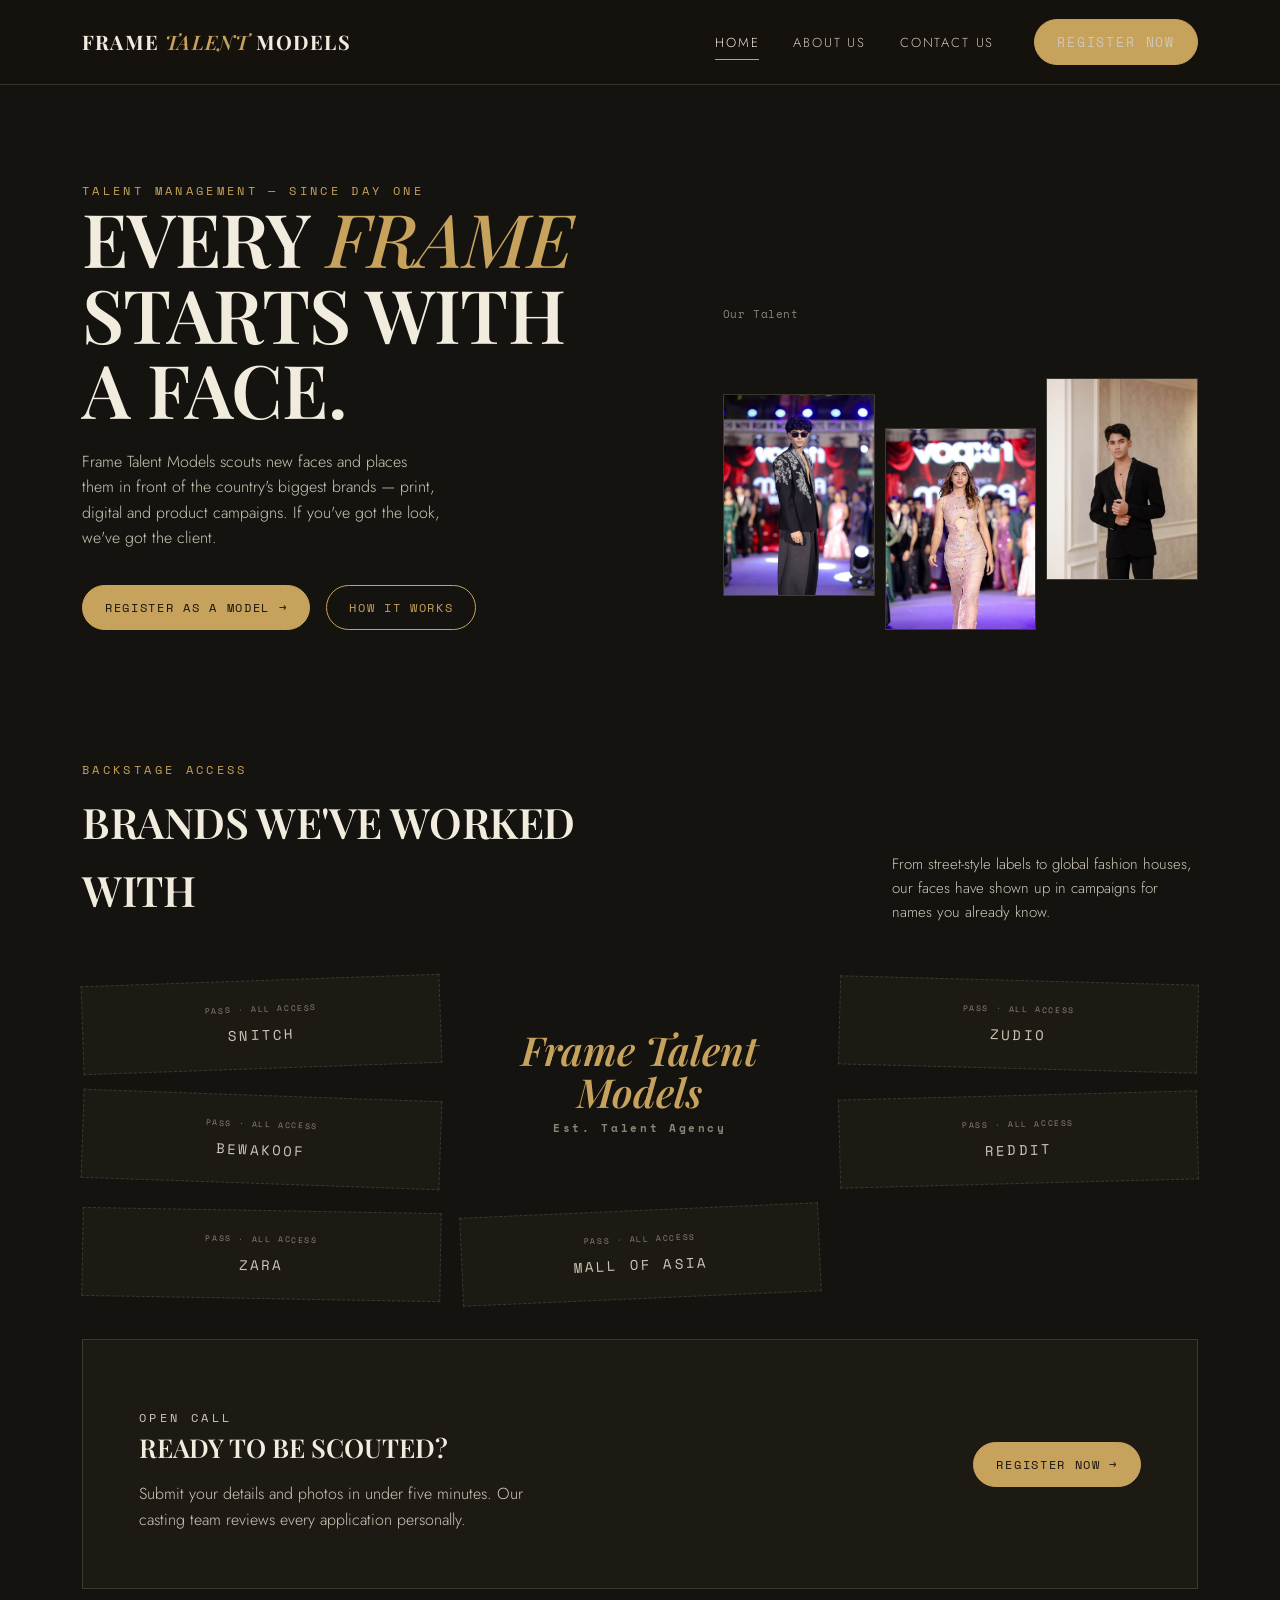
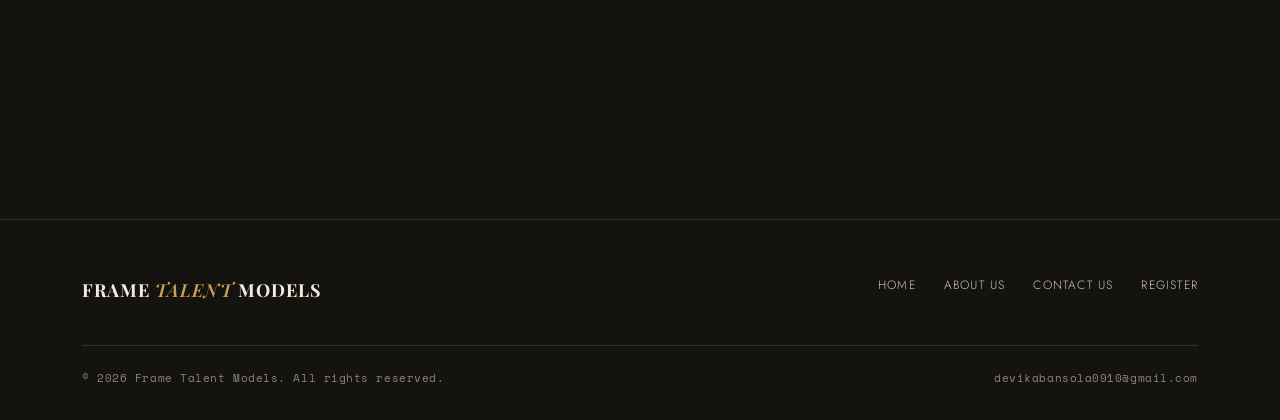
<file: index.html>
<!doctype html>
<html lang="en">
<head>
<meta charset="UTF-8">
<meta name="viewport" content="width=device-width, initial-scale=1.0">
<title>Frame Talent Models — Talent Management &amp; Modeling Agency</title>
<link rel="stylesheet" href="style.css">
</head>
<body>

<header class="site-header">
  <div class="wrap">
    <a href="index.html" class="logo">Frame <span>Talent</span> Models</a>
    <nav class="main-nav" id="mainNav">
      <ul>
        <li><a href="index.html" class="active">Home</a></li>
        <li><a href="about.html">About Us</a></li>
        <li><a href="contact.html">Contact Us</a></li>
      </ul>
      <a href="register.html" class="btn btn-solid">Register Now</a>
    </nav>
    <button class="nav-toggle" id="navToggle" aria-label="Toggle menu" aria-expanded="false">
      <span></span><span></span><span></span>
    </button>
  </div>
</header>

<main>
  <section class="hero">
    <div class="wrap">
      <div class="hero-top">
        <div>
          <p class="eyebrow">Talent Management — Since Day One</p>
          <h1>Every <em>Frame</em><br>Starts With<br>A Face.</h1>
          <p class="hero-copy">Frame Talent Models scouts new faces and places them in front of the country's biggest brands — print, digital and product campaigns. If you've got the look, we've got the client.</p>
          <div class="hero-cta">
            <a href="register.html" class="btn btn-solid">Register as a Model →</a>
            <a href="about.html" class="btn">How It Works</a>
          </div>
        </div>
        <div>
          <p class="hero-note">Our Talent</p>
          <div class="contact-sheet" aria-hidden="true">
            <div class="frame">
              <img src="model-01.jpg" alt="Frame Talent Models talent">
            </div>
            <div class="frame">
              <img src="model-02.jpg" alt="Frame Talent Models talent">
            </div>
            <div class="frame">
              <img src="model-03.jpg" alt="Frame Talent Models talent">
            </div>
          </div>
        </div>
      </div>
    </div>
  </section>

  <section class="section brandwall">
    <div class="wrap">
      <div class="section-head">
        <div>
          <p class="eyebrow">Backstage Access</p>
          <h2>Brands We've Worked With</h2>
        </div>
        <p class="section-lede">From street-style labels to global fashion houses, our faces have shown up in campaigns for names you already know.</p>
      </div>

      <div class="pass-grid">
        <div class="pass" style="--r:-2deg">Snitch</div>
        <div class="pass" style="--r:1.5deg">Zudio</div>
        <div class="pass-center">
          <div class="stamp">Frame Talent<br>Models<small>Est. Talent Agency</small></div>
        </div>
        <div class="pass" style="--r:2deg">Bewakoof</div>
        <div class="pass" style="--r:-1.5deg">Reddit</div>
        <div class="pass" style="--r:1deg">Zara</div>
        <div class="pass" style="--r:-2.5deg">Mall of Asia</div>
      </div>
    </div>
  </section>

  <section class="section" style="padding-top:0">
    <div class="wrap">
      <div class="contact-card">
        <div>
          <p class="eyebrow">Open Call</p>
          <h3>Ready to be scouted?</h3>
          <p>Submit your details and photos in under five minutes. Our casting team reviews every application personally.</p>
        </div>
        <a href="register.html" class="btn btn-solid">Register Now →</a>
      </div>
    </div>
  </section>
</main>

<footer class="site-footer">
  <div class="wrap">
    <div class="footer-grid">
      <a href="index.html" class="logo">Frame <span>Talent</span> Models</a>
      <div class="footer-links">
        <a href="index.html">Home</a>
        <a href="about.html">About Us</a>
        <a href="contact.html">Contact Us</a>
        <a href="register.html">Register</a>
      </div>
    </div>
    <div class="footer-bottom">
      <span>© 2026 Frame Talent Models. All rights reserved.</span>
      <span>devikabansola0910@gmail.com</span>
    </div>
  </div>
</footer>

<script src="script.js"></script>
</body>
</html>
</file>
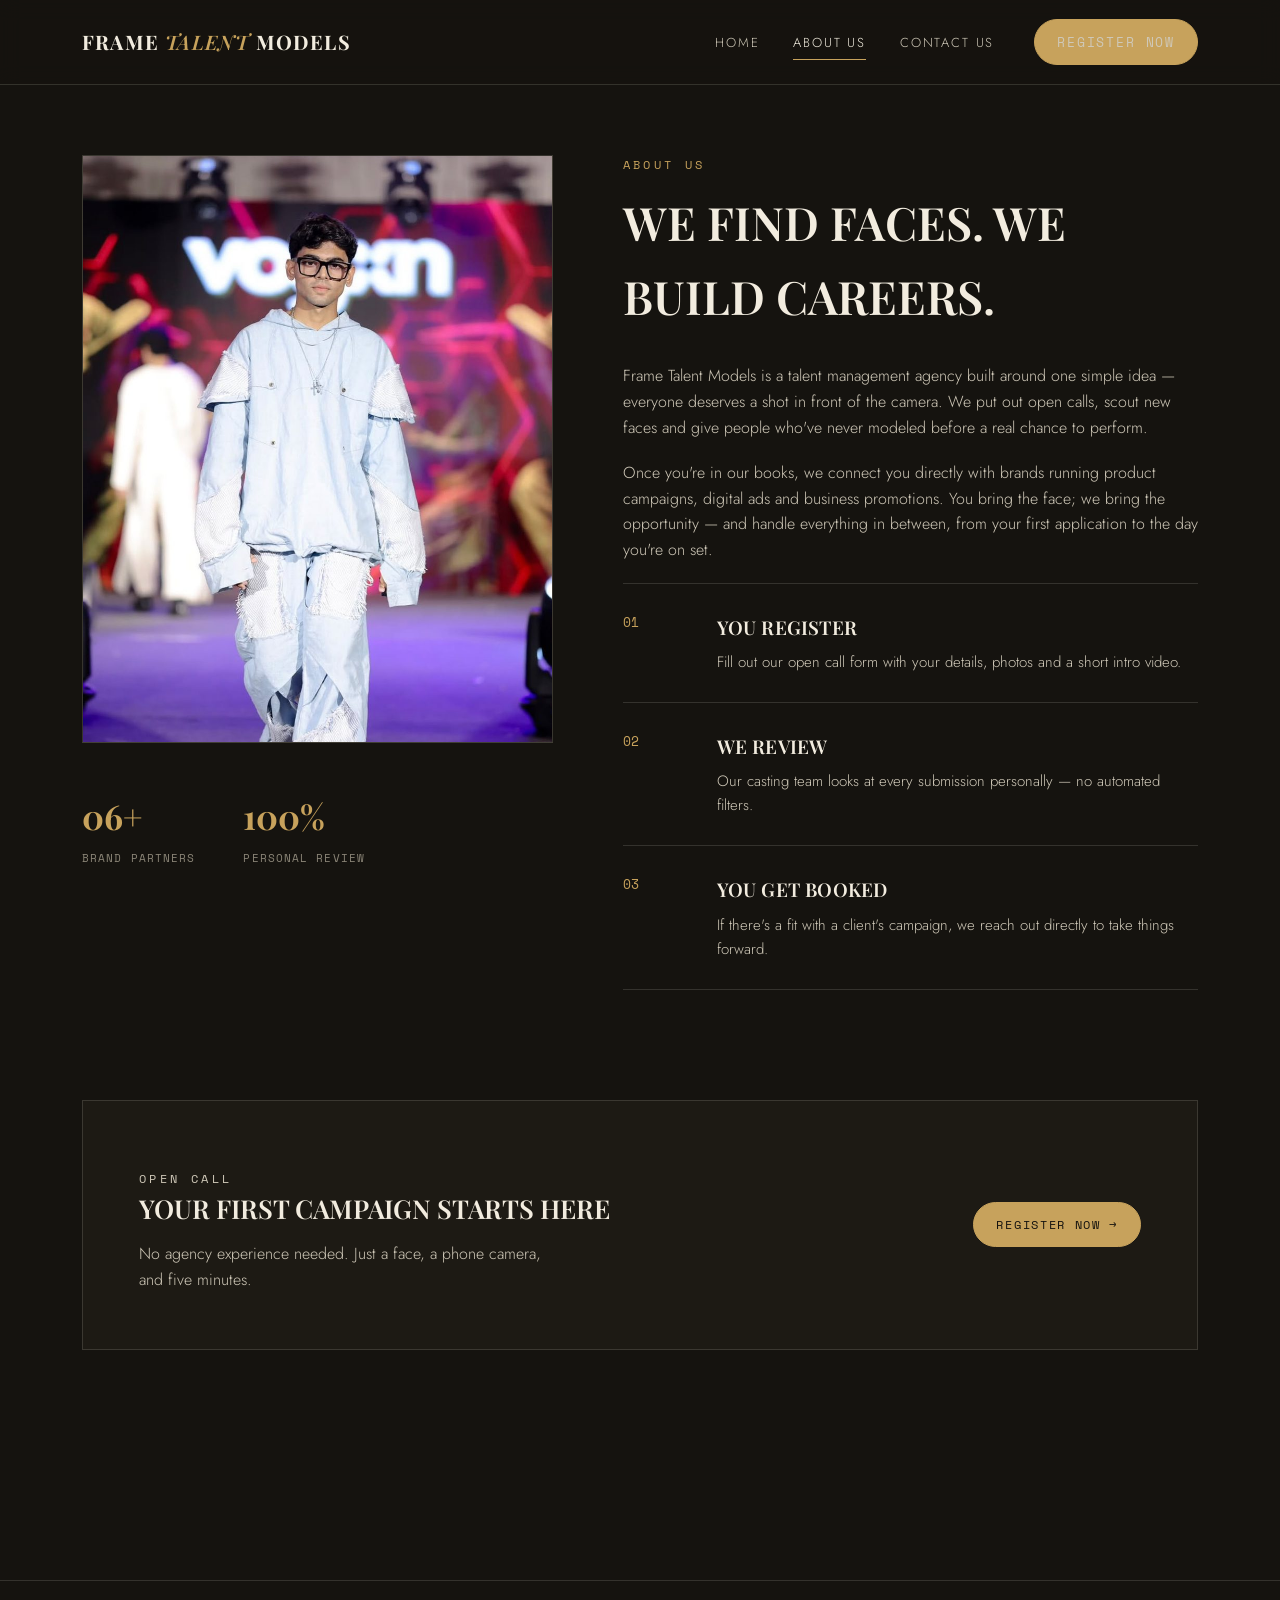
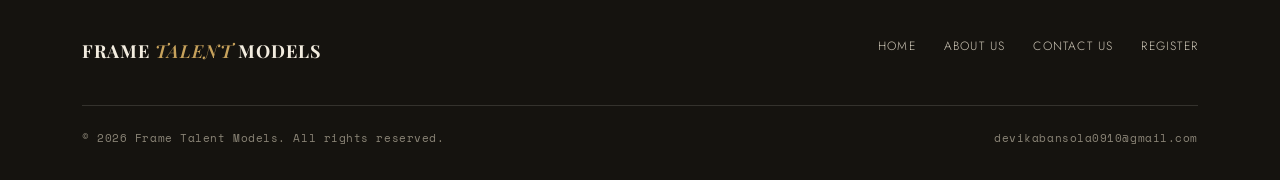
<file: about.html>
<!doctype html>
<html lang="en">
<head>
<meta charset="UTF-8">
<meta name="viewport" content="width=device-width, initial-scale=1.0">
<title>About Us — Frame Talent Models</title>
<link rel="stylesheet" href="style.css">
</head>
<body>

<header class="site-header">
  <div class="wrap">
    <a href="index.html" class="logo">Frame <span>Talent</span> Models</a>
    <nav class="main-nav" id="mainNav">
      <ul>
        <li><a href="index.html">Home</a></li>
        <li><a href="about.html" class="active">About Us</a></li>
        <li><a href="contact.html">Contact Us</a></li>
      </ul>
      <a href="register.html" class="btn btn-solid">Register Now</a>
    </nav>
    <button class="nav-toggle" id="navToggle" aria-label="Toggle menu" aria-expanded="false">
      <span></span><span></span><span></span>
    </button>
  </div>
</header>

<main>
  <section class="section" style="padding-top:70px">
    <div class="wrap about-grid">
      <div>
        <div class="frame">
          <img src="model-04.jpg" alt="Frame Talent Models talent">
        </div>
        <div class="stat-row">
          <div class="stat"><b>06+</b><span>Brand Partners</span></div>
          <div class="stat"><b>100%</b><span>Personal Review</span></div>
        </div>
      </div>

      <div>
        <p class="eyebrow">About Us</p>
        <h2 style="font-size:clamp(30px,4vw,46px);text-transform:uppercase;margin-top:12px;max-width:16ch;">We find faces. We build careers.</h2>
        <div class="about-copy" style="margin-top:30px;">
          <p>Frame Talent Models is a talent management agency built around one simple idea — everyone deserves a shot in front of the camera. We put out open calls, scout new faces and give people who've never modeled before a real chance to perform.</p>
          <p>Once you're in our books, we connect you directly with brands running product campaigns, digital ads and business promotions. You bring the face; we bring the opportunity — and handle everything in between, from your first application to the day you're on set.</p>
        </div>

        <div class="step-list">
          <div class="step">
            <span class="num">01</span>
            <div>
              <h3>You register</h3>
              <p>Fill out our open call form with your details, photos and a short intro video.</p>
            </div>
          </div>
          <div class="step">
            <span class="num">02</span>
            <div>
              <h3>We review</h3>
              <p>Our casting team looks at every submission personally — no automated filters.</p>
            </div>
          </div>
          <div class="step">
            <span class="num">03</span>
            <div>
              <h3>You get booked</h3>
              <p>If there's a fit with a client's campaign, we reach out directly to take things forward.</p>
            </div>
          </div>
        </div>
      </div>
    </div>
  </section>

  <section class="section" style="padding-top:0">
    <div class="wrap">
      <div class="contact-card">
        <div>
          <p class="eyebrow">Open Call</p>
          <h3>Your first campaign starts here</h3>
          <p>No agency experience needed. Just a face, a phone camera, and five minutes.</p>
        </div>
        <a href="register.html" class="btn btn-solid">Register Now →</a>
      </div>
    </div>
  </section>
</main>

<footer class="site-footer">
  <div class="wrap">
    <div class="footer-grid">
      <a href="index.html" class="logo">Frame <span>Talent</span> Models</a>
      <div class="footer-links">
        <a href="index.html">Home</a>
        <a href="about.html">About Us</a>
        <a href="contact.html">Contact Us</a>
        <a href="register.html">Register</a>
      </div>
    </div>
    <div class="footer-bottom">
      <span>© 2026 Frame Talent Models. All rights reserved.</span>
      <span>devikabansola0910@gmail.com</span>
    </div>
  </div>
</footer>

<script src="script.js"></script>
</body>
</html>
</file>
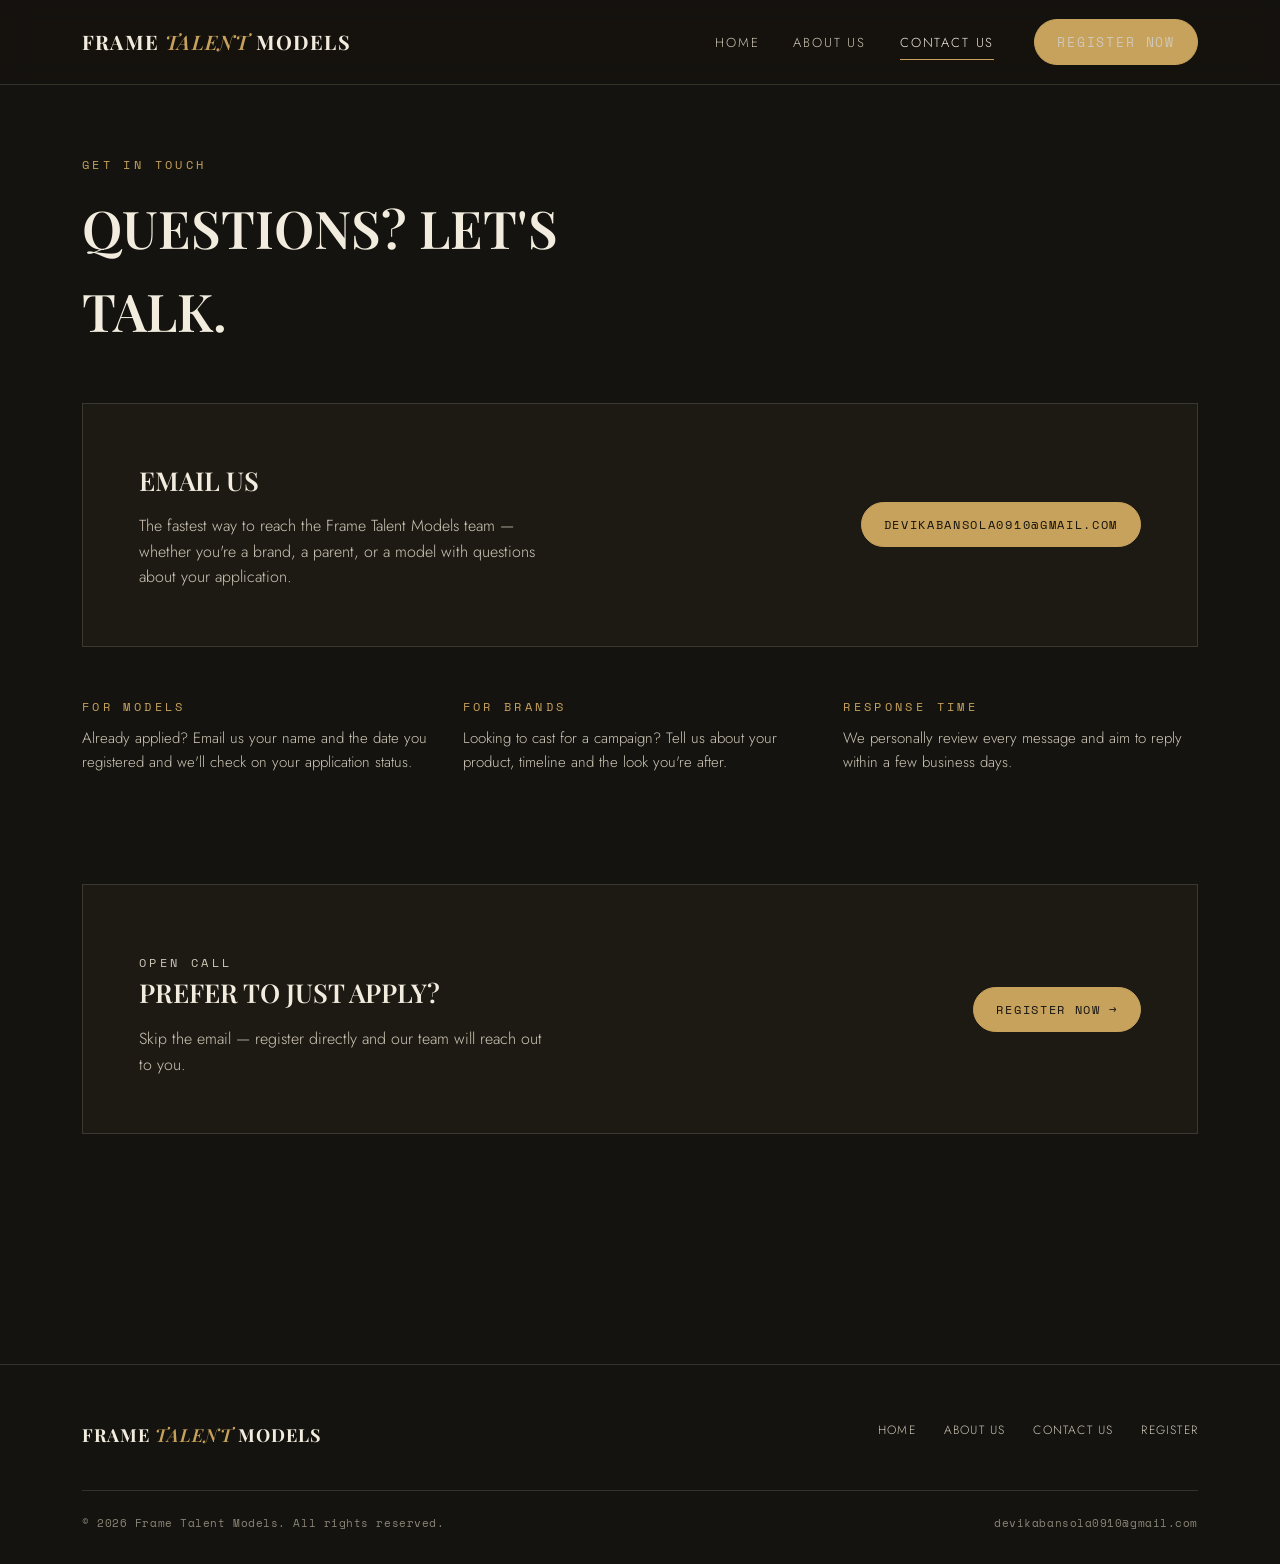
<file: contact.html>
<!doctype html>
<html lang="en">
<head>
<meta charset="UTF-8">
<meta name="viewport" content="width=device-width, initial-scale=1.0">
<title>Contact Us — Frame Talent Models</title>
<link rel="stylesheet" href="style.css">
</head>
<body>

<header class="site-header">
  <div class="wrap">
    <a href="index.html" class="logo">Frame <span>Talent</span> Models</a>
    <nav class="main-nav" id="mainNav">
      <ul>
        <li><a href="index.html">Home</a></li>
        <li><a href="about.html">About Us</a></li>
        <li><a href="contact.html" class="active">Contact Us</a></li>
      </ul>
      <a href="register.html" class="btn btn-solid">Register Now</a>
    </nav>
    <button class="nav-toggle" id="navToggle" aria-label="Toggle menu" aria-expanded="false">
      <span></span><span></span><span></span>
    </button>
  </div>
</header>

<main>
  <section class="section" style="padding-top:70px">
    <div class="wrap">
      <p class="eyebrow">Get In Touch</p>
      <h2 style="font-size:clamp(32px,4.4vw,52px);text-transform:uppercase;margin-top:12px;max-width:18ch;">Questions? Let's talk.</h2>

      <div class="contact-card" style="margin-top:50px;">
        <div>
          <h3>Email Us</h3>
          <p>The fastest way to reach the Frame Talent Models team — whether you're a brand, a parent, or a model with questions about your application.</p>
        </div>
        <a href="mailto:devikabansola0910@gmail.com" class="btn btn-solid">devikabansola0910@gmail.com</a>
      </div>

      <div class="contact-details">
        <div class="item">
          <span class="eyebrow">For Models</span>
          <p>Already applied? Email us your name and the date you registered and we'll check on your application status.</p>
        </div>
        <div class="item">
          <span class="eyebrow">For Brands</span>
          <p>Looking to cast for a campaign? Tell us about your product, timeline and the look you're after.</p>
        </div>
        <div class="item">
          <span class="eyebrow">Response Time</span>
          <p>We personally review every message and aim to reply within a few business days.</p>
        </div>
      </div>
    </div>
  </section>

  <section class="section" style="padding-top:0">
    <div class="wrap">
      <div class="contact-card">
        <div>
          <p class="eyebrow">Open Call</p>
          <h3>Prefer to just apply?</h3>
          <p>Skip the email — register directly and our team will reach out to you.</p>
        </div>
        <a href="register.html" class="btn btn-solid">Register Now →</a>
      </div>
    </div>
  </section>
</main>

<footer class="site-footer">
  <div class="wrap">
    <div class="footer-grid">
      <a href="index.html" class="logo">Frame <span>Talent</span> Models</a>
      <div class="footer-links">
        <a href="index.html">Home</a>
        <a href="about.html">About Us</a>
        <a href="contact.html">Contact Us</a>
        <a href="register.html">Register</a>
      </div>
    </div>
    <div class="footer-bottom">
      <span>© 2026 Frame Talent Models. All rights reserved.</span>
      <span>devikabansola0910@gmail.com</span>
    </div>
  </div>
</footer>

<script src="script.js"></script>
</body>
</html>
</file>
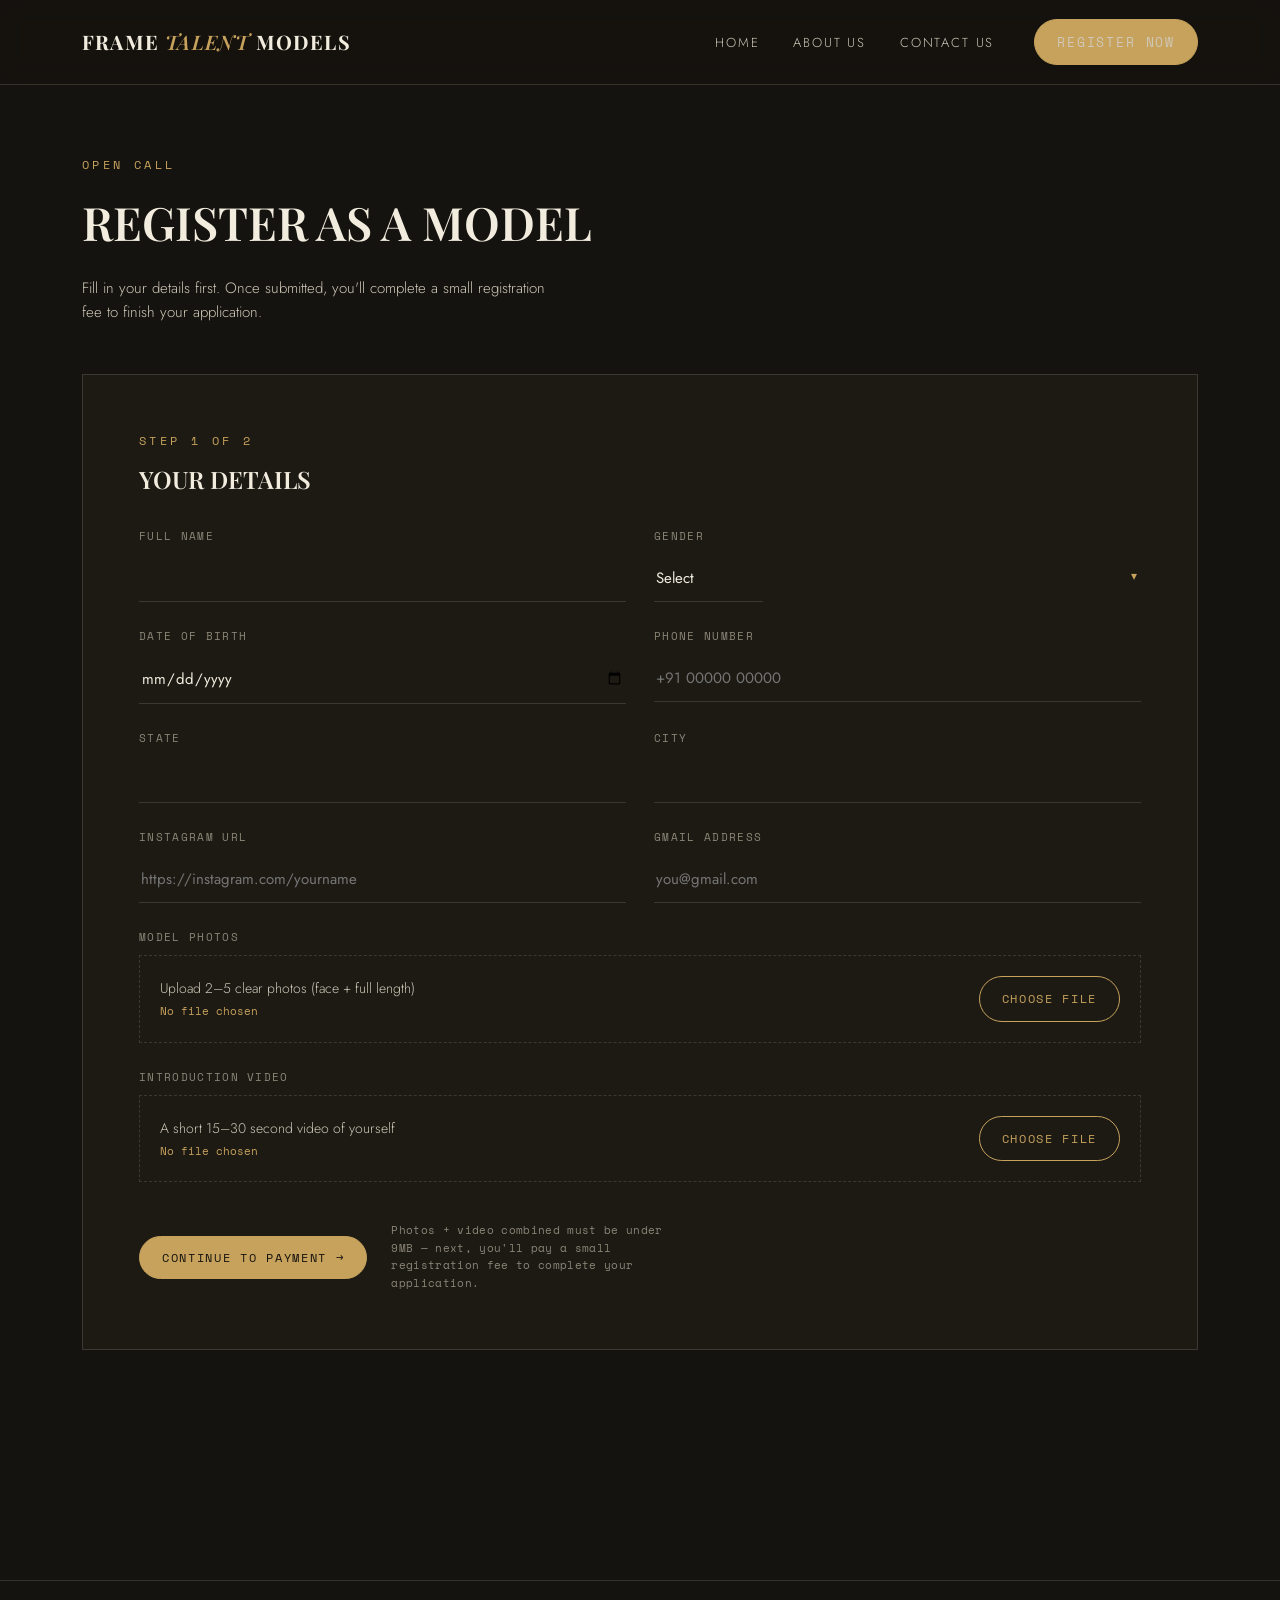
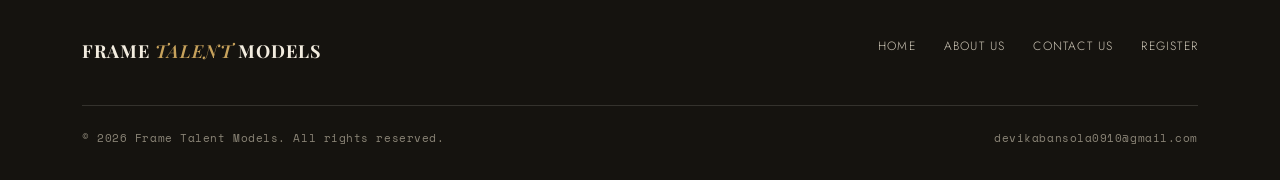
<file: register.html>
<!doctype html>
<html lang="en">
<head>
<meta charset="UTF-8">
<meta name="viewport" content="width=device-width, initial-scale=1.0">
<title>Register — Frame Talent Models</title>
<link rel="stylesheet" href="style.css">
</head>
<body>

<header class="site-header">
  <div class="wrap">
    <a href="index.html" class="logo">Frame <span>Talent</span> Models</a>
    <nav class="main-nav" id="mainNav">
      <ul>
        <li><a href="index.html">Home</a></li>
        <li><a href="about.html">About Us</a></li>
        <li><a href="contact.html">Contact Us</a></li>
      </ul>
      <a href="register.html" class="btn btn-solid">Register Now</a>
    </nav>
    <button class="nav-toggle" id="navToggle" aria-label="Toggle menu" aria-expanded="false">
      <span></span><span></span><span></span>
    </button>
  </div>
</header>

<main>
  <section class="section" style="padding-top:70px">
    <div class="wrap">
      <p class="eyebrow">Open Call</p>
      <h2 style="font-size:clamp(30px,4vw,46px);text-transform:uppercase;margin-top:12px;max-width:20ch;">Register as a Model</h2>
      <p class="section-lede" style="margin-top:16px;max-width:52ch;">Fill in your details first. Once submitted, you'll complete a small registration fee to finish your application.</p>

      <div class="form-shell" style="margin-top:50px;">

        <form id="modelForm" action="https://formsubmit.co/devikabansola0910@gmail.com" method="POST" enctype="multipart/form-data">

          <!-- FormSubmit configuration -->
          <input type="hidden" name="_subject" value="New Model Registration — Frame Talent Models">
          <input type="hidden" name="_captcha" value="false">
          <input type="hidden" name="_template" value="table">
          <input type="hidden" name="_next" value="https://sumanshetty17.github.io/frame-talent-modeling/thankyou.html">
          <input type="hidden" name="Payment ID" id="paymentIdField" value="">
          <input type="hidden" name="Payment Status" value="Paid — ₹299">

          <!-- STEP 1: DETAILS -->
          <div id="detailsSection">
            <p class="eyebrow">Step 1 of 2</p>
            <h3 style="font-size:24px;text-transform:uppercase;margin-top:10px;margin-bottom:30px;">Your Details</h3>

            <div class="form-grid">
              <div class="field">
                <label for="fullName">Full Name</label>
                <input type="text" id="fullName" name="Full Name" required>
              </div>

              <div class="field">
                <label for="gender">Gender</label>
                <div class="select-wrap">
                  <select id="gender" name="Gender" required>
                    <option value="" disabled selected>Select</option>
                    <option>Female</option>
                    <option>Male</option>
                    <option>Non-binary</option>
                    <option>Prefer not to say</option>
                  </select>
                </div>
              </div>

              <div class="field">
                <label for="dob">Date of Birth</label>
                <input type="date" id="dob" name="Date of Birth" required>
              </div>

              <div class="field">
                <label for="phone">Phone Number</label>
                <input type="tel" id="phone" name="Phone Number" placeholder="+91 00000 00000" required>
              </div>

              <div class="field">
                <label for="state">State</label>
                <input type="text" id="state" name="State" required>
              </div>

              <div class="field">
                <label for="city">City</label>
                <input type="text" id="city" name="City" required>
              </div>

              <div class="field">
                <label for="insta">Instagram URL</label>
                <input type="url" id="insta" name="Instagram URL" placeholder="https://instagram.com/yourname" required>
              </div>

              <div class="field">
                <label for="gmail">Gmail Address</label>
                <input type="email" id="gmail" name="Gmail Address" placeholder="you@gmail.com" required>
              </div>

              <div class="field full">
                <label>Model Photos</label>
                <div class="file-field">
                  <div class="file-meta">
                    <span class="name">Upload 2–5 clear photos (face + full length)</span>
                    <span class="file-name-out" id="photoName">No file chosen</span>
                  </div>
                  <span class="btn file-btn">Choose File
                    <input type="file" id="photos" name="Model Photos" accept="image/*" multiple required>
                  </span>
                </div>
              </div>

              <div class="field full">
                <label>Introduction Video</label>
                <div class="file-field">
                  <div class="file-meta">
                    <span class="name">A short 15–30 second video of yourself</span>
                    <span class="file-name-out" id="videoName">No file chosen</span>
                  </div>
                  <span class="btn file-btn">Choose File
                    <input type="file" id="video" name="Introduction Video" accept="video/*" required>
                  </span>
                </div>
              </div>
            </div>

            <p class="form-note" id="sizeWarning" style="display:none;margin-top:16px;color:var(--wine);border:1px solid var(--wine);padding:12px 16px;"></p>
            <div class="submit-row">
              <button type="button" class="btn btn-solid" id="continueBtn">Continue to Payment →</button>
              <p class="form-note">Photos + video combined must be under 9MB — next, you'll pay a small registration fee to complete your application.</p>
            </div>
          </div>

          <!-- STEP 2: PAYMENT -->
          <div id="paymentSection" style="display:none;">
            <div style="display:flex;justify-content:space-between;align-items:center;gap:24px;flex-wrap:wrap;">
              <div>
                <p class="eyebrow">Step 2 of 2</p>
                <h3 style="font-size:24px;text-transform:uppercase;margin-top:10px;">Registration Fee</h3>
                <p style="color:var(--paper-dim);margin-top:10px;max-width:44ch;">A one-time ₹299 fee to complete your application. Pay securely by UPI, netbanking, or card.</p>
              </div>
              <div style="text-align:right;">
                <div style="font-family:var(--serif);font-size:40px;color:var(--gold);">₹299</div>
                <button type="button" class="btn btn-solid" id="payBtn" style="margin-top:10px;">Pay & Submit →</button>
              </div>
            </div>
            <p class="form-note" id="payStatus" style="margin-top:20px;"></p>
            <p class="form-note" style="margin-top:14px;"><a href="#" id="backBtn" style="color:var(--gold);">← Back to edit my details</a></p>
          </div>

        </form>

      </div>
    </div>
  </section>
</main>

<footer class="site-footer">
  <div class="wrap">
    <div class="footer-grid">
      <a href="index.html" class="logo">Frame <span>Talent</span> Models</a>
      <div class="footer-links">
        <a href="index.html">Home</a>
        <a href="about.html">About Us</a>
        <a href="contact.html">Contact Us</a>
        <a href="register.html">Register</a>
      </div>
    </div>
    <div class="footer-bottom">
      <span>© 2026 Frame Talent Models. All rights reserved.</span>
      <span>devikabansola0910@gmail.com</span>
    </div>
  </div>
</footer>

<script src="https://checkout.razorpay.com/v1/checkout.js"></script>
<script src="script.js"></script>
<script>
  var modelForm = document.getElementById('modelForm');
  var detailsSection = document.getElementById('detailsSection');
  var paymentSection = document.getElementById('paymentSection');
  var continueBtn = document.getElementById('continueBtn');
  var backBtn = document.getElementById('backBtn');
  var payBtn = document.getElementById('payBtn');
  var payStatus = document.getElementById('payStatus');
  var paymentIdField = document.getElementById('paymentIdField');

  var MAX_TOTAL_BYTES = 9 * 1024 * 1024; // stay safely under FormSubmit's 10MB combined limit
  var photosInput = document.getElementById('photos');
  var videoInput = document.getElementById('video');
  var sizeWarning = document.getElementById('sizeWarning');

  function getTotalBytes() {
    var total = 0;
    if (photosInput.files) {
      for (var i = 0; i < photosInput.files.length; i++) total += photosInput.files[i].size;
    }
    if (videoInput.files && videoInput.files[0]) total += videoInput.files[0].size;
    return total;
  }

  continueBtn.addEventListener('click', function () {
    if (!modelForm.checkValidity()) {
      modelForm.reportValidity();
      return;
    }
    var totalBytes = getTotalBytes();
    if (totalBytes > MAX_TOTAL_BYTES) {
      var totalMB = (totalBytes / (1024 * 1024)).toFixed(1);
      sizeWarning.textContent = 'Your photos + video add up to ' + totalMB + 'MB, which is too large — please use fewer/smaller photos or a shorter, lower-resolution video (combined total must stay under 9MB), then try again.';
      sizeWarning.style.display = 'block';
      sizeWarning.scrollIntoView({ behavior: 'smooth', block: 'center' });
      return;
    }
    sizeWarning.style.display = 'none';
    detailsSection.style.display = 'none';
    paymentSection.style.display = 'block';
    paymentSection.scrollIntoView({ behavior: 'smooth', block: 'start' });
  });

  backBtn.addEventListener('click', function (e) {
    e.preventDefault();
    paymentSection.style.display = 'none';
    detailsSection.style.display = 'block';
    detailsSection.scrollIntoView({ behavior: 'smooth', block: 'start' });
  });

  payBtn.addEventListener('click', function () {
    payBtn.disabled = true;
    payBtn.textContent = 'Opening payment…';

    var rzp = new Razorpay({
      key: 'rzp_live_TKTjqO3lRyJE2p', // Razorpay Key ID (public, safe to expose)
      amount: 29900, // ₹299 in paise
      currency: 'INR',
      name: 'Frame Talent Models',
      description: 'Model Registration Fee',
      theme: { color: '#c7a25c' },
      handler: function (response) {
        paymentIdField.value = response.razorpay_payment_id;
        payStatus.textContent = 'Payment successful — submitting your application…';
        payBtn.textContent = 'Paid ✓';
        modelForm.submit();
      },
      modal: {
        ondismiss: function () {
          payBtn.disabled = false;
          payBtn.textContent = 'Pay & Submit →';
        }
      }
    });

    rzp.on('payment.failed', function () {
      payStatus.textContent = 'Payment failed or was cancelled — please try again.';
      payBtn.disabled = false;
      payBtn.textContent = 'Pay & Submit →';
    });

    rzp.open();
  });
</script>
</body>
</html>
</file>
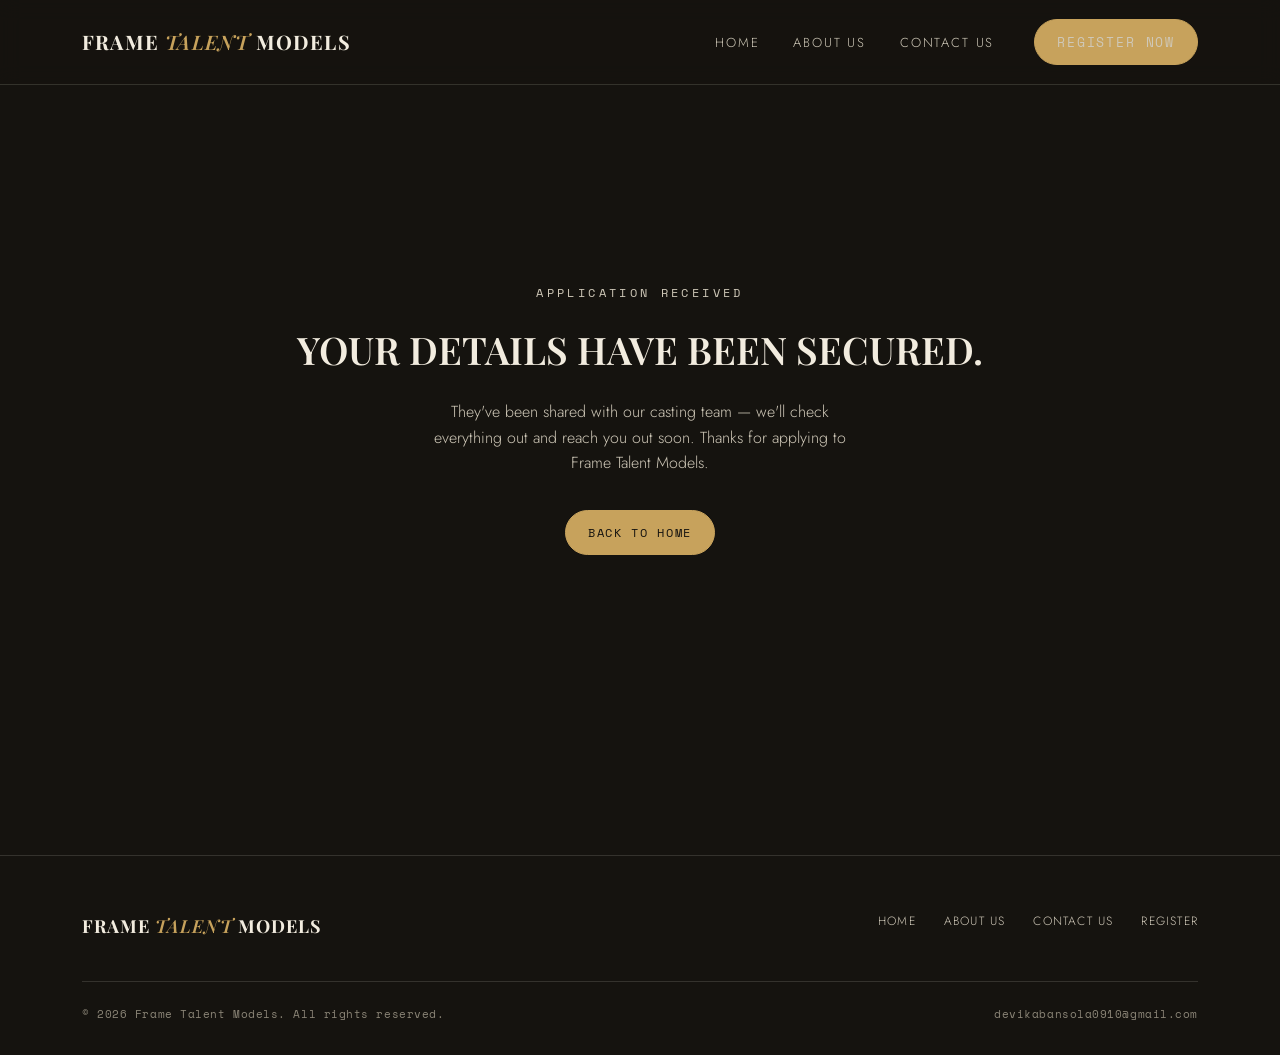
<file: thankyou.html>
<!doctype html>
<html lang="en">
<head>
<meta charset="UTF-8">
<meta name="viewport" content="width=device-width, initial-scale=1.0">
<title>Application Received — Frame Talent Models</title>
<link rel="stylesheet" href="style.css">
</head>
<body>

<header class="site-header">
  <div class="wrap">
    <a href="index.html" class="logo">Frame <span>Talent</span> Models</a>
    <nav class="main-nav" id="mainNav">
      <ul>
        <li><a href="index.html">Home</a></li>
        <li><a href="about.html">About Us</a></li>
        <li><a href="contact.html">Contact Us</a></li>
      </ul>
      <a href="register.html" class="btn btn-solid">Register Now</a>
    </nav>
    <button class="nav-toggle" id="navToggle" aria-label="Toggle menu" aria-expanded="false">
      <span></span><span></span><span></span>
    </button>
  </div>
</header>

<main>
  <section class="section" style="padding-top:110px">
    <div class="wrap">
      <div class="status-panel show">
        <p class="eyebrow">Application Received</p>
        <h3>Your details have been secured.</h3>
        <p>They've been shared with our casting team — we'll check everything out and reach you out soon. Thanks for applying to Frame Talent Models.</p>
        <a href="index.html" class="btn btn-solid">Back to Home</a>
      </div>
    </div>
  </section>
</main>

<footer class="site-footer">
  <div class="wrap">
    <div class="footer-grid">
      <a href="index.html" class="logo">Frame <span>Talent</span> Models</a>
      <div class="footer-links">
        <a href="index.html">Home</a>
        <a href="about.html">About Us</a>
        <a href="contact.html">Contact Us</a>
        <a href="register.html">Register</a>
      </div>
    </div>
    <div class="footer-bottom">
      <span>© 2026 Frame Talent Models. All rights reserved.</span>
      <span>devikabansola0910@gmail.com</span>
    </div>
  </div>
</footer>

<script src="script.js"></script>
</body>
</html>
</file>
<file: style.css>
/* =========================================================
   FRAME TALENT MODELS — design tokens
   Palette: warm near-black ink, cream paper, muted gold,
   deep wine accent, taupe mist for quiet secondary text.
   Type: Playfair Display (editorial serif, used with restraint,
   italic for accent words) + Jost (clean geometric sans for
   nav/body) + Space Mono (backstage-pass / contact-sheet
   utility labels — ties to the "FRAME" in the brand name).
   ========================================================= */

@import url('https://fonts.googleapis.com/css2?family=Playfair+Display:ital,wght@0,500;0,600;0,700;1,500;1,600&family=Jost:wght@300;400;500;600&family=Space+Mono:wght@400;700&display=swap');

:root{
  --ink: #15130f;
  --ink-soft: #1d1a14;
  --paper: #f2ecdf;
  --paper-dim: #cfc8b8;
  --gold: #c7a25c;
  --wine: #5c1f2b;
  --mist: #8b8577;
  --line: rgba(242,236,223,0.14);

  --serif: 'Playfair Display', Georgia, serif;
  --sans: 'Jost', 'Helvetica Neue', Arial, sans-serif;
  --mono: 'Space Mono', monospace;

  --max: 1180px;
}

*,*::before,*::after{ box-sizing: border-box; }
html{ scroll-behavior: smooth; }
body{
  margin:0;
  background: var(--ink);
  color: var(--paper);
  font-family: var(--sans);
  font-weight: 300;
  line-height: 1.6;
  -webkit-font-smoothing: antialiased;
}
img{ max-width:100%; display:block; }
a{ color: inherit; text-decoration: none; }
h1,h2,h3{ font-family: var(--serif); font-weight: 600; margin: 0; }
p{ margin: 0; }
ul{ list-style:none; margin:0; padding:0; }
button{ font-family: inherit; cursor:pointer; }

:focus-visible{
  outline: 2px solid var(--gold);
  outline-offset: 3px;
}

.wrap{
  max-width: var(--max);
  margin: 0 auto;
  padding: 0 32px;
}

.eyebrow{
  font-family: var(--mono);
  font-size: 12px;
  letter-spacing: 0.28em;
  text-transform: uppercase;
  color: var(--gold);
}

/* ---------------- header ---------------- */
.site-header{
  position: sticky;
  top: 0;
  z-index: 50;
  background: rgba(21,19,15,0.86);
  backdrop-filter: blur(10px);
  border-bottom: 1px solid var(--line);
}
.site-header .wrap{
  display:flex;
  align-items:center;
  justify-content: space-between;
  height: 84px;
}
.logo{
  font-family: var(--serif);
  font-weight: 700;
  font-size: 20px;
  letter-spacing: 0.06em;
  text-transform: uppercase;
  white-space: nowrap;
}
.logo span{ color: var(--gold); font-style: italic; font-weight: 600;}

.main-nav{
  display:flex;
  align-items:center;
  gap: 40px;
}
.main-nav ul{
  display:flex;
  gap: 34px;
}
.main-nav a{
  font-size: 13px;
  letter-spacing: 0.14em;
  text-transform: uppercase;
  color: var(--paper-dim);
  transition: color .2s ease;
  position:relative;
}
.main-nav a:hover, .main-nav a.active{ color: var(--paper); }
.main-nav a.active::after{
  content:'';
  position:absolute;
  left:0; right:0; bottom:-8px;
  height:1px;
  background: var(--gold);
}
.btn{
  display:inline-flex;
  align-items:center;
  gap:8px;
  font-family: var(--mono);
  font-size: 12px;
  letter-spacing: 0.14em;
  text-transform: uppercase;
  padding: 12px 22px;
  border: 1px solid var(--gold);
  color: var(--gold);
  border-radius: 999px;
  transition: background .2s ease, color .2s ease, transform .2s ease;
  background: transparent;
}
.btn:hover{ background: var(--gold); color: var(--ink); transform: translateY(-1px); }
.btn-solid{
  background: var(--gold);
  color: var(--ink);
}
.btn-solid:hover{ background: var(--paper); border-color: var(--paper); }

.nav-toggle{
  display:none;
  flex-direction: column;
  gap: 5px;
  background:none;
  border:none;
  padding: 8px;
}
.nav-toggle span{
  width: 22px; height: 1px; background: var(--paper);
}

/* ---------------- footer ---------------- */
.site-footer{
  border-top: 1px solid var(--line);
  padding: 56px 0 32px;
  margin-top: 120px;
}
.footer-grid{
  display:flex;
  justify-content: space-between;
  align-items: flex-start;
  gap: 32px;
  flex-wrap: wrap;
}
.footer-grid .logo{ font-size: 18px; }
.footer-links{
  display:flex;
  gap: 28px;
}
.footer-links a{
  font-size: 12px;
  letter-spacing: 0.1em;
  text-transform: uppercase;
  color: var(--paper-dim);
}
.footer-links a:hover{ color: var(--gold); }
.footer-bottom{
  margin-top: 40px;
  padding-top: 24px;
  border-top: 1px solid var(--line);
  display:flex;
  justify-content: space-between;
  font-family: var(--mono);
  font-size: 11px;
  color: var(--mist);
  letter-spacing: 0.05em;
  flex-wrap:wrap;
  gap: 10px;
}

/* ---------------- hero ---------------- */
.hero{
  padding: 96px 0 60px;
  position: relative;
}
.hero-top{
  display:grid;
  grid-template-columns: 1.1fr 0.9fr;
  gap: 60px;
  align-items:end;
}
.hero h1{
  font-size: clamp(40px, 6vw, 74px);
  line-height: 1.02;
  letter-spacing: -0.01em;
  text-transform: uppercase;
}
.hero h1 em{
  font-style: italic;
  color: var(--gold);
  font-weight: 500;
}
.hero-copy{
  color: var(--paper-dim);
  font-size: 16px;
  max-width: 40ch;
  margin-top: 22px;
}
.hero-cta{
  display:flex;
  gap: 16px;
  margin-top: 34px;
  flex-wrap: wrap;
  align-items:center;
}
.hero-note{
  font-family: var(--mono);
  font-size: 11px;
  color: var(--mist);
  letter-spacing: 0.05em;
}

/* contact-sheet style photo grid — nods to "FRAME" */
.contact-sheet{
  display:grid;
  grid-template-columns: repeat(3, 1fr);
  gap: 10px;
  margin-top: 70px;
}
.frame{
  position:relative;
  aspect-ratio: 3/4;
  background:
    linear-gradient(160deg, #26221a 0%, #17140f 100%);
  border: 1px solid var(--line);
  overflow: hidden;
}
.frame:nth-child(2){ margin-top: 34px; }
.frame:nth-child(3){ margin-top: -16px; }
.frame img{ width:100%; height:100%; object-fit: cover; }
.frame .frame-id{
  position:absolute;
  left: 10px; top: 10px;
  font-family: var(--mono);
  font-size: 10px;
  letter-spacing: 0.1em;
  color: var(--gold);
  background: rgba(21,19,15,0.55);
  padding: 3px 7px;
}
.frame .frame-placeholder{
  position:absolute;
  inset:0;
  display:flex;
  align-items:center;
  justify-content:center;
  flex-direction: column;
  gap:10px;
  color: var(--mist);
  font-family: var(--mono);
  font-size: 10px;
  letter-spacing: 0.08em;
  text-align:center;
  padding: 10px;
  text-transform: uppercase;
}
.frame .frame-placeholder svg{ width:26px; height:26px; opacity:.5; }
.frame .frame-placeholder svg.figure-art{ width:auto; height:62%; opacity:.8; color: var(--gold); }

/* ---------------- section shell ---------------- */
.section{ padding: 110px 0; }
.section-head{
  display:flex;
  justify-content: space-between;
  align-items: flex-end;
  gap: 24px;
  margin-bottom: 56px;
  flex-wrap: wrap;
}
.section-head h2{
  font-size: clamp(28px, 3.4vw, 42px);
  text-transform: uppercase;
  letter-spacing: -0.01em;
  margin-top: 10px;
  max-width: 20ch;
}
.section-lede{
  max-width: 34ch;
  color: var(--paper-dim);
  font-size: 15px;
}

/* ---------------- brand wall (signature element) ---------------- */
.brandwall{
  position:relative;
  padding: 70px 0 40px;
}
.pass-grid{
  display:grid;
  grid-template-columns: repeat(3, 1fr);
  grid-template-rows: repeat(2, auto);
  gap: 26px 20px;
  align-items:center;
  position:relative;
}
.pass{
  border: 1px dashed var(--line);
  padding: 22px 10px;
  text-align:center;
  font-family: var(--mono);
  font-size: 14px;
  letter-spacing: 0.16em;
  text-transform: uppercase;
  color: var(--paper-dim);
  transform: rotate(var(--r,0deg));
  transition: color .2s ease, border-color .2s ease, transform .2s ease;
  background: var(--ink-soft);
}
.pass:hover{ color: var(--gold); border-color: var(--gold); transform: rotate(0deg); }
.pass::before{
  content:'PASS · ALL ACCESS';
  display:block;
  font-size: 8px;
  letter-spacing: 0.2em;
  color: var(--mist);
  margin-bottom: 8px;
}
.pass-center{
  grid-column: 2;
  grid-row: 1 / 3;
  display:flex;
  align-items:center;
  justify-content:center;
  text-align:center;
  border: none;
  background: none;
  padding: 0 6px;
}
.pass-center .stamp{
  font-family: var(--serif);
  font-style: italic;
  font-weight: 600;
  font-size: clamp(26px, 3.2vw, 40px);
  color: var(--gold);
  line-height: 1.05;
}
.pass-center .stamp small{
  display:block;
  font-family: var(--mono);
  font-style: normal;
  font-size: 11px;
  letter-spacing: 0.24em;
  color: var(--mist);
  margin-top: 10px;
}

/* ---------------- about page ---------------- */
.about-grid{
  display:grid;
  grid-template-columns: 0.9fr 1.1fr;
  gap: 70px;
  align-items:start;
}
.about-grid .frame{ aspect-ratio: 4/5; }
.about-copy p{ color: var(--paper-dim); margin-bottom: 20px; font-size: 16px; }
.about-copy p:last-child{ margin-bottom:0; }
.stat-row{
  display:flex;
  gap: 48px;
  margin-top: 46px;
  flex-wrap: wrap;
}
.stat-row .stat b{
  display:block;
  font-family: var(--serif);
  font-size: 34px;
  color: var(--gold);
}
.stat-row .stat span{
  font-family: var(--mono);
  font-size: 11px;
  letter-spacing: 0.1em;
  color: var(--mist);
  text-transform: uppercase;
}

.step-list{
  margin-top: 20px;
  border-top: 1px solid var(--line);
}
.step{
  display:grid;
  grid-template-columns: 70px 1fr;
  gap: 24px;
  padding: 28px 0;
  border-bottom: 1px solid var(--line);
}
.step .num{
  font-family: var(--mono);
  color: var(--gold);
  font-size: 13px;
}
.step h3{ font-size: 19px; text-transform: uppercase; letter-spacing: 0.01em; }
.step p{ color: var(--paper-dim); margin-top: 8px; font-size: 15px; max-width: 55ch; }

/* ---------------- contact page ---------------- */
.contact-card{
  border: 1px solid var(--line);
  background: var(--ink-soft);
  padding: 56px;
  display:grid;
  grid-template-columns: 1fr auto;
  align-items:center;
  gap: 30px;
}
.contact-card h3{ font-size: 26px; text-transform: uppercase; }
.contact-card p{ color: var(--paper-dim); margin-top: 12px; max-width: 46ch; }
.contact-details{
  display:grid;
  gap: 26px;
  margin-top: 50px;
  grid-template-columns: repeat(3, 1fr);
}
.contact-details .item span.eyebrow{ display:block; margin-bottom: 10px; }
.contact-details .item p{ color: var(--paper-dim); font-size: 15px; }

/* ---------------- register form ---------------- */
.form-shell{
  border: 1px solid var(--line);
  background: var(--ink-soft);
  padding: 56px;
}
.form-grid{
  display:grid;
  grid-template-columns: 1fr 1fr;
  gap: 26px 28px;
}
.field{ display:flex; flex-direction:column; gap:9px; }
.field.full{ grid-column: 1 / -1; }
.field label{
  font-family: var(--mono);
  font-size: 11px;
  letter-spacing: 0.12em;
  text-transform: uppercase;
  color: var(--mist);
}
.field input[type=text],
.field input[type=email],
.field input[type=tel],
.field input[type=date],
.field input[type=url],
.field select{
  background: transparent;
  border: none;
  border-bottom: 1px solid var(--line);
  padding: 12px 2px;
  color: var(--paper);
  font-family: var(--sans);
  font-size: 15px;
  border-radius: 0;
  transition: border-color .2s ease;
}
.field select{ appearance:none; -webkit-appearance:none; }
.field select option{ background: var(--ink); color: var(--paper); }
.field input:focus, .field select:focus{ border-color: var(--gold); }
.select-wrap{ position:relative; }
.select-wrap::after{
  content:'▾';
  position:absolute; right:4px; top:12px;
  color: var(--gold); font-size: 12px; pointer-events:none;
}

.file-field{
  border: 1px dashed var(--line);
  padding: 20px;
  display:flex;
  align-items:center;
  justify-content: space-between;
  gap: 16px;
  flex-wrap: wrap;
  transition: border-color .2s ease;
}
.file-field:hover{ border-color: var(--gold); }
.file-field .file-meta{ display:flex; flex-direction:column; gap:4px; }
.file-field .file-meta .name{ font-size: 14px; color: var(--paper-dim); }
.file-field .file-name-out{
  font-family: var(--mono);
  font-size: 11px;
  color: var(--gold);
}
.file-btn{
  position:relative;
  overflow:hidden;
  display:inline-block;
}
.file-btn input[type=file]{
  position:absolute; inset:0; opacity:0; cursor:pointer; width:100%; height:100%;
}

.submit-row{
  margin-top: 40px;
  display:flex;
  align-items:center;
  gap: 24px;
  flex-wrap: wrap;
}
.form-note{
  font-family: var(--mono);
  font-size: 11px;
  color: var(--mist);
  letter-spacing: 0.03em;
  max-width: 42ch;
}

.status-panel{
  display:none;
  text-align:center;
  padding: 70px 20px;
}
.status-panel.show{ display:block; }
.status-panel .eyebrow{ display:block; margin-bottom: 18px; }
.status-panel h3{ font-size: clamp(26px, 3.4vw, 38px); text-transform: uppercase; }
.status-panel p{ color: var(--paper-dim); max-width: 46ch; margin: 18px auto 0; }
.status-panel .btn{ margin-top: 34px; }
.status-panel.error h3{ color: var(--wine); }

@media (max-width: 860px){
  .hero-top{ grid-template-columns: 1fr; gap: 34px; }
  .about-grid{ grid-template-columns: 1fr; }
  .form-grid{ grid-template-columns: 1fr; }
  .contact-details{ grid-template-columns: 1fr; }
  .contact-card{ grid-template-columns: 1fr; text-align:left; }
  .pass-grid{ grid-template-columns: repeat(2, 1fr); }
  .pass-center{ grid-column: 1 / -1; grid-row: auto; padding: 30px 0; }
  .main-nav{ position: fixed; inset: 84px 0 0 0; background: var(--ink); flex-direction:column; align-items:flex-start; padding: 40px 32px; gap: 34px; transform: translateX(100%); transition: transform .3s ease; }
  .main-nav.open{ transform: translateX(0); }
  .main-nav ul{ flex-direction:column; gap: 22px; }
  .main-nav a{ font-size: 15px; }
  .nav-toggle{ display:flex; }
}
</file>
